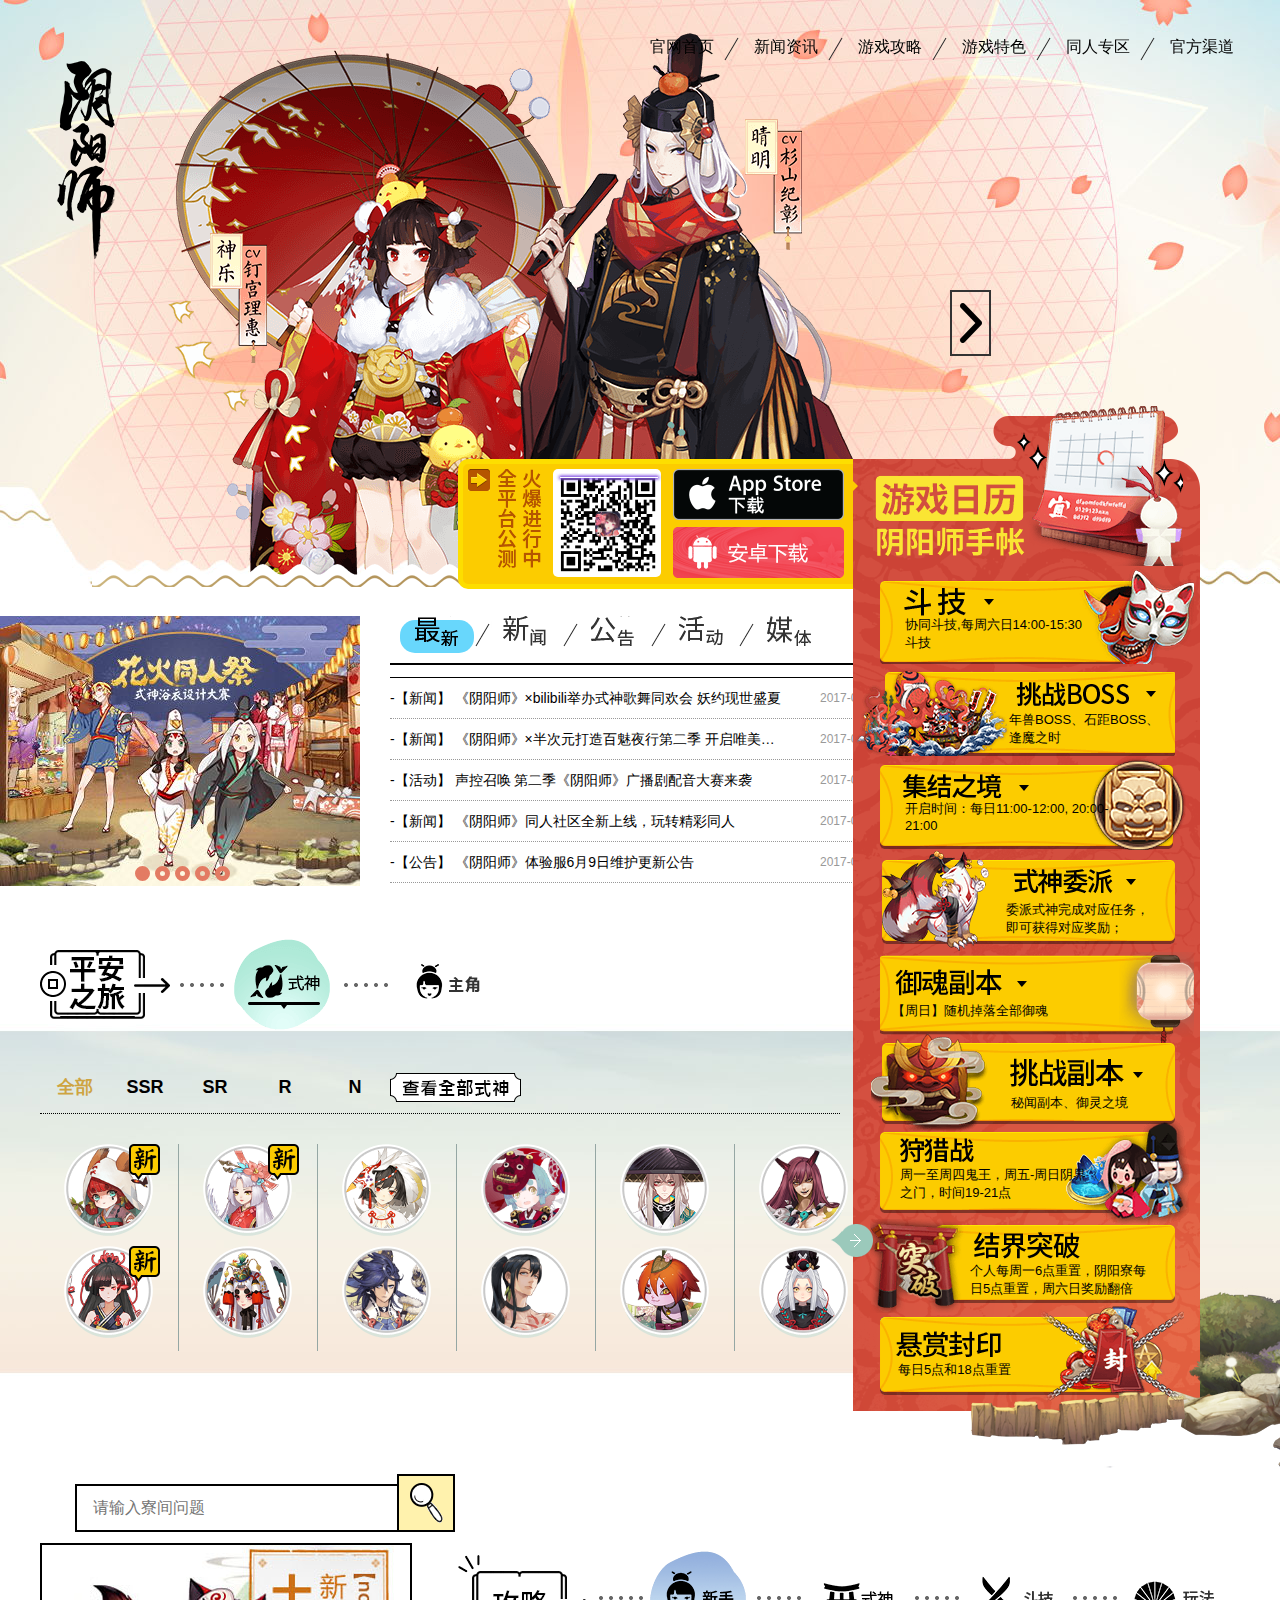
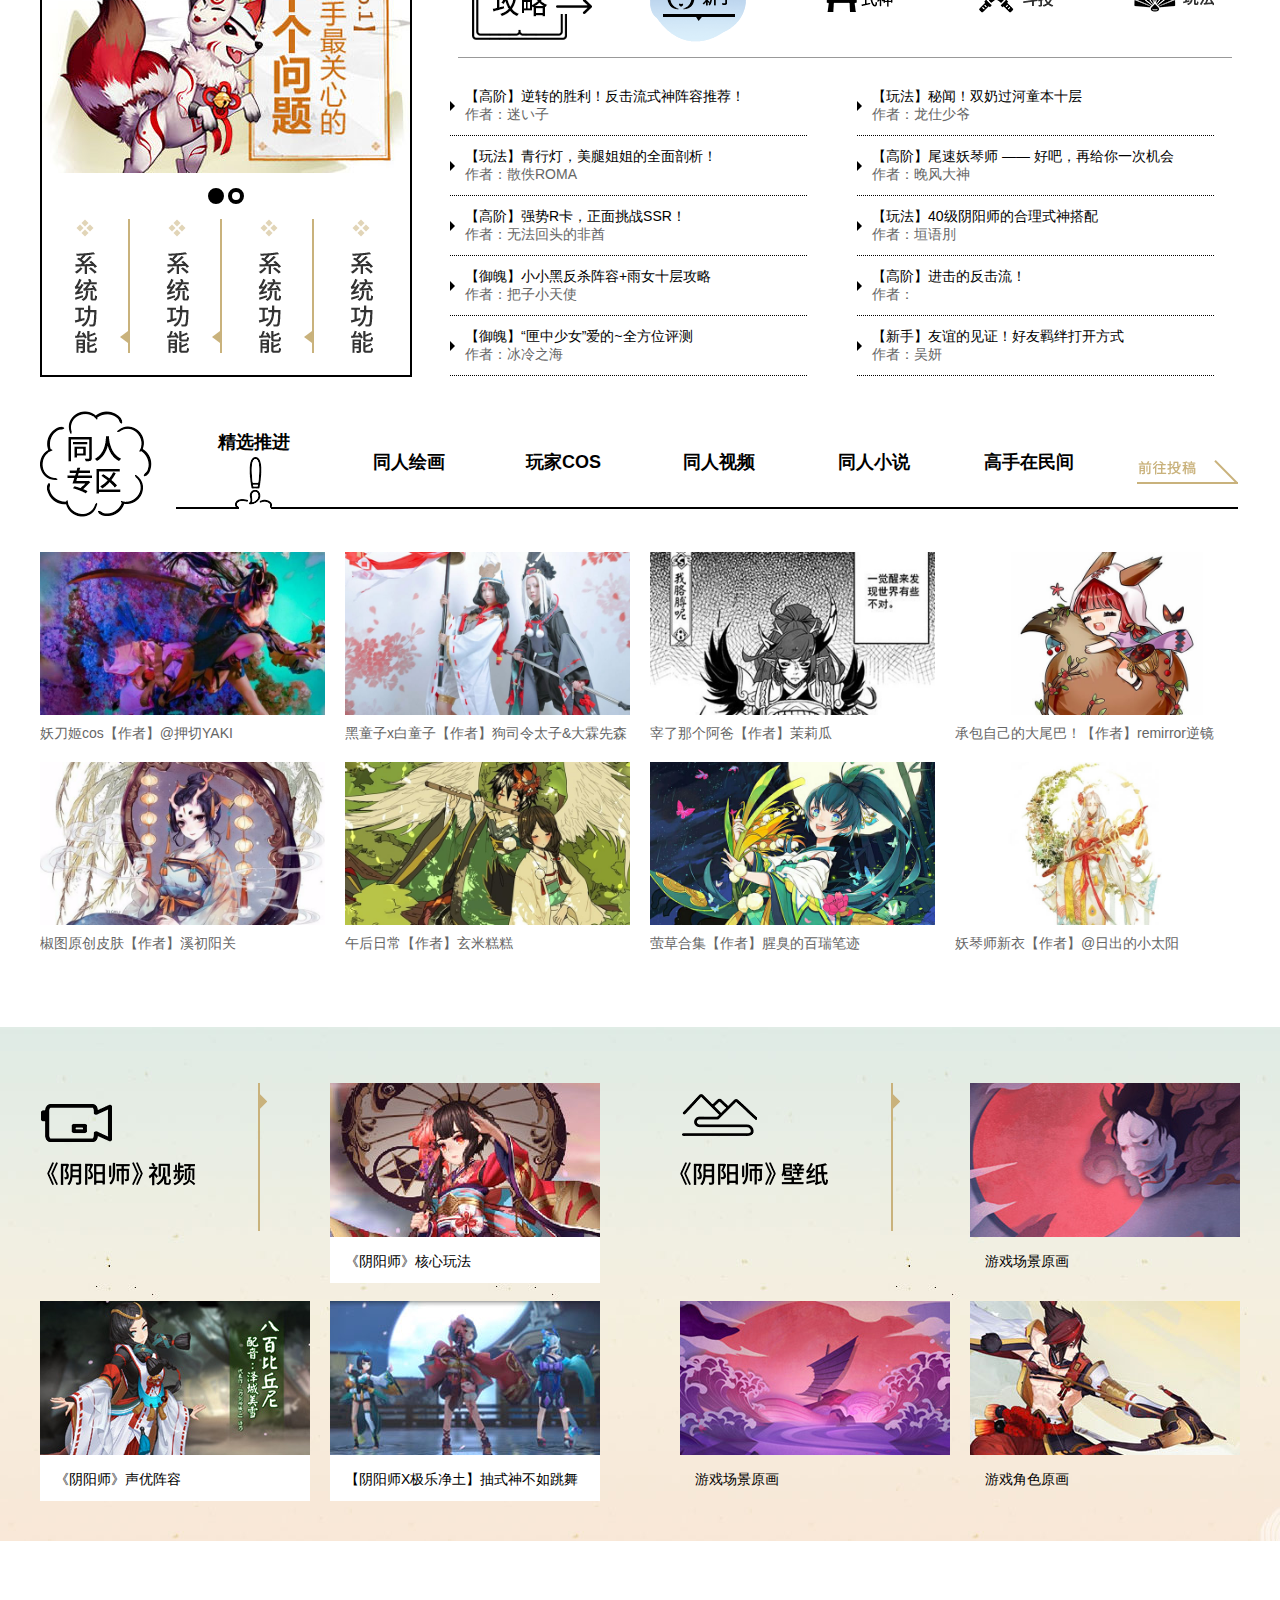
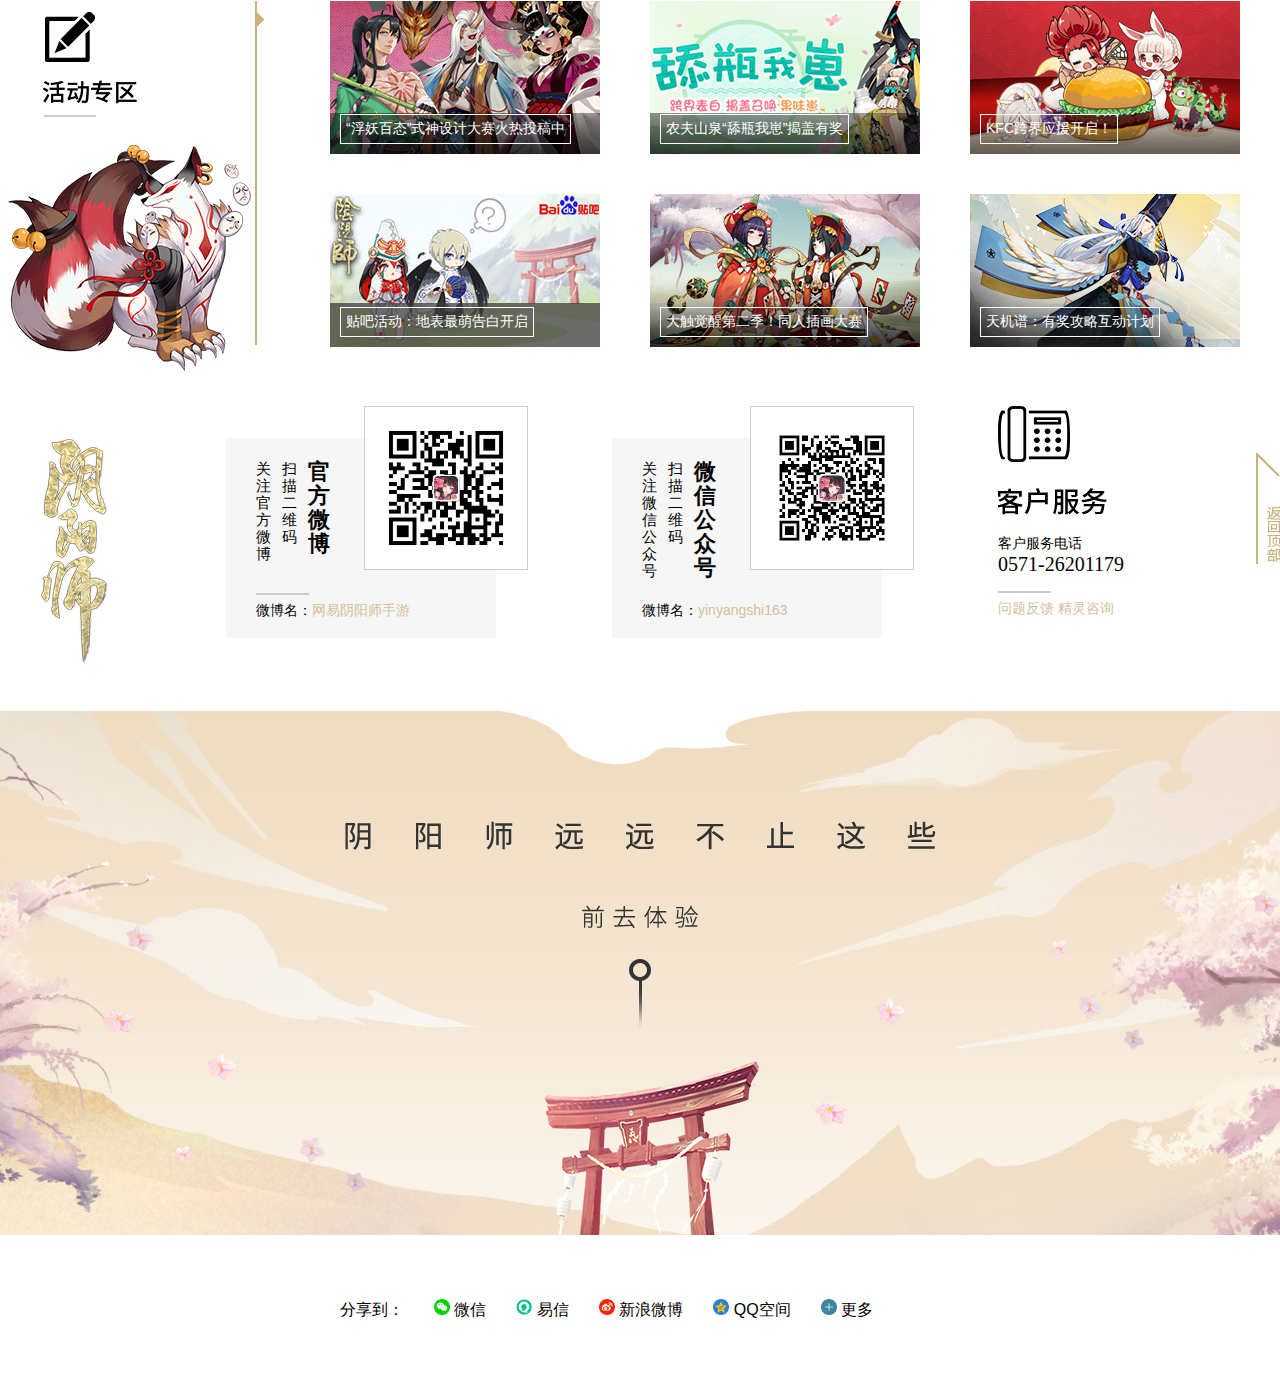
<file: index.html>
<!DOCTYPE html>
<html>
	<head>
		<meta charset="utf-8">
		<meta http-equiv="X-UA-Compatible" content="IE=edge,chrome=1">
		<title>index</title>
		<meta name="description" content="">
		<meta name="keywords" content="">
		<link rel="stylesheet" href="css/reset.css">
		<link rel="stylesheet" href="css/index.css">
		<script src="js/jquery-3.2.1.min.js"></script>
	</head>
	<body>
	    <!-- header part -->
	    <div id="header">
	    	<div class="log fl">
	    		<div class="qrcode fl">
	    			<p class="txt">扫码下载</p>
	    			<img src="img/index/qrcode.png">
	    		</div>
	    		<div class="yys fl">
	    			<p class="img fl"></p>
	    			<div class="wrap fl">
		    			<p class="title">阴阳师</p>
		    			<p class="des">网易和风匠心巨制</p>
	    			</div>
	    		</div>
	    	</div>
	    	<ul class="nav fr">
	    		<li class="fl">官网首页</li>
	    		<li class="fl line"></li>
	    		<li class="fl">新闻资讯</li>
	    		<li class="fl line"></li>
	    		<li class="fl">游戏攻略</li>
	    		<li class="fl line"></li>
	    		<li class="fl">游戏特色</li>
	    		<li class="fl line"></li>
	    		<li class="fl">同人专区</li>
	    		<li class="fl line"></li>
	    		<li class="fl">
	    			官方渠道
	    			<div class="dropDownList">
	    				<ul class="box">
	    					<li class="forum fl">
	    						<div class="img"></div>
	    						<p class="txt">官方论坛</p>
	    					</li>
	    					<li class="postBar fl">
	    						<div class="img"></div>
	    						<p class="txt">百度贴吧</p>
	    					</li>
	    					<li class="weibo fl">
	    						<div class="img"></div>
	    						<p class="txt">官方微博</p>
	    					</li>
	    					<li class="weixin fl">
	    						<div class="img"></div>
	    						<p class="txt">官方微信</p>
	    					</li>
	    					<li class="qqGroup fl">
	    						<ul class="fl">
		    						<li>204422345（1群）</li>
		    						<li>586180977（6群）</li>
		    						<li>540687051（2群）</li>
		    						<li>477094979（7群）</li>
		    						<li>546653739（3群）</li>
	    						</ul>
	    						<ul class="fl">
	    							<li>239033695（8群）</li>
		    						<li>546027375（4群）</li>
		    						<li>478814406（9群）</li>
		    						<li>344590267（5群）</li>
		    						<li>478027123（10群)</li>
	    						</ul>
	    						<span>官方QQ群</span>
	    					</li>
	    				</ul>
	    			</div>
	    		</li>
	    	</ul>
	    </div>
	    <!-- slide part -->
	    <div id="slide">
	    	<div class="yys"></div>
	    	<div class="wave"></div>
	    	<div class="slideBox">
	    		<div class="slide1">
	    			<p class="left"></p>
	    			<p class="right"></p>
	    		</div>
	    		<div class="slide2">
	    			<p class="left"></p>
	    			<p class="right"></p>
	    		</div>
	    		<div class="btn"></div>
	    		<a href="https://yys.163.com/kfjh/" class="gif"></a>
	    	</div>
	    </div>
	    <!-- gameInfo part -->
	    <div id="gameInfo">
	    	<div class="gameCalendar">
	    		<div class="download stretch">
	    			<p class="scan"></p>
	    			<div class="wrap">
		    			<span class="close"></span>
	                    <p class="bg1"></p>
	                    <div class="qrcode">
	                        <img class="line" src="img/index/line.png" width="106" height="9" alt="">
	                    </div>
	                    <div class="downLink">
	                        <a href="javascript:void(0)" class="ios"></a>
	                        <a href="javascript:void(0)" class="android"></a>
	                    </div>
                    </div>
	    		</div>
	    		<p class="title"></p>
	    		<div class="main">
                    <ul>
                        <li class="mainLi l9 left">
                        	<div class="show">每日5点和18点重置</div>
                        </li>
                        <li class="mainLi l8 right">
                        	<div class="show">个人每周一6点重置，阴阳寮每日5点重置，周六日奖励翻倍</div>
                        </li>
                        <li class="mainLi l7 left">
                        	<div class="show">周一至周四鬼王，周五-周日阴界之门，时间19-21点</div>
                        </li>
                        <li class="mainLi l6 right">	
                        	<div class="show">秘闻副本、御灵之境</div>
                        </li>
                        <li class="mainLi l5 left">
                        	<div class="show">【周日】随机掉落全部御魂</div>
                        	<div class="hide">
                            	<p class="hide">【周一】雪幽魂、地藏像、鸣屋、网切</p>
                                <p class="hide">【周二】涅槃之火、三味、招财猫、狰</p>
                                <p class="hide">【周三】 魍魉之匣、被服、阴摩罗、魅妖</p>
                                <p class="hide">【周四】反枕、心眼、树妖、针女</p>
                                <p class="hide">【周五】日女巳时、镜姬、钟灵、破势</p>
                                <p class="hide">【周六】随机掉落全部御魂</p>
                                <p class="hide">【周日】随机掉落全部御魂</p>
                            </div>
                        </li>
                        <li class="mainLi l4 right">
                        	<div class="show">委派式神完成对应任务， 即可获得对应奖励； </div>
                            <div class="hide">
                                <p class="hide">任务在未接受一段时间后，会自动刷新； 可接受的任务随阴阳师等级提升， 30级以上开放3个，50级以上开放4个。</p>
                            </div>
                        </li>
                        <li class="mainLi l3 left">
                        	<div class="show">开启时间：每日11:00-12:00, 20:00-21:00</div>
                            <div class="hide">
                                <p class="hide">全部正式服≥15级的玩家（除抢先体验服） 均可参与集结之境跨服斗技修习模式。</p>
                            </div>
                        </li>
                        <li class="mainLi l2 right">
                        	<div class="show">年兽BOSS、石距BOSS、 逢魔之时</div>
                            <div class="hide">
                            	<p class="hide">年兽BOSS：通关探索副本概率开启，CD12小时</p>
                                <p class="hide">石距BOSS：妖气封印发现，CD1小时 逢魔之时-稀有BOSS土蜘蛛</p>
                                <p class="hide">町中→逢魔之时，发现稀有BOSS土蜘蛛之后即可参与挑战，同时土蜘蛛还可邀请好友、寮友、附近玩家进行挑战。</p>
                                <p class="hide">每天只能挑战1只，在每日17:00-20:00可发现新事件，每天20:00之后将无法继续发现新事件，已经触发的事件仍可以继续参与。<span class="hide">21:00活动结束。</span></p>
                            </div>
                        </li>
                        <li class="mainLi l1 left">
                            <div class="show">协同斗技,每周六日14:00-15:30斗技</div>
                            <div class="hide">
                                <p class="hide">周一至周五  11:00-13:00,20:00-22:00</p>
                                <p class="hide">周一至周五  11:00-13:00,20:00-22:00</p>
                            </div>
                        </li>
                    </ul>
                </div>
	    	</div>
	    	<div class="carousel">
		    	<ul class="picBox">
		    		<li class="pic fl"><a href="javascript:void(0)"><img src="img/index/carousel/c1.jpg" alt=""></a></li>
		    		<li class="pic fl"><a href="javascript:void(0)"><img src="img/index/carousel/c2.jpg" alt=""></a></li>
		    		<li class="pic fl"><a href="javascript:void(0)"><img src="img/index/carousel/c3.jpg" alt=""></a></li>
		    		<li class="pic fl"><a href="javascript:void(0)"><img src="img/index/carousel/c4.jpg" alt=""></a></li>
		    		<li class="pic fl"><a href="javascript:void(0)"><img src="img/index/carousel/c5.jpg" alt=""></a></li>
		    	</ul>
		    	<ol class="btnBox">
		    		<li class="btn fl on"></li>
		    		<li class="btn fl"></li>
		    		<li class="btn fl"></li>
		    		<li class="btn fl"></li>
		    		<li class="btn fl"></li>
		    	</ol>
	    	</div>
	    	<div class="tab">
	    		<div class="tabBox">
	    			<a class="tabs latest on" href="javascript:void(0)">
	    				<span></span>
	    				<em></em>
	    				<i></i>
	    			</a>
	    			<a class="tabs news" href="javascript:void(0)">
	    				<span></span>
	    				<em></em>
	    				<i></i>
	    			</a>
	    			<a class="tabs announce" href="javascript:void(0)">
	    				<span></span>
	    				<em></em>
	    				<i></i>
	    			</a>
	    			<a class="tabs activity" href="javascript:void(0)">
	    				<span></span>
	    				<em></em>
	    				<i></i>
	    			</a>
	    			<a class="tabs media" href="javascript:void(0)">
	    				<span></span>
	    				<em></em>
	    			</a>
	    		</div>
	    		<ul class="content">
	    			<li class="list fl">
	    				<ol class="listBox">
	    					<!--<li>
		    					<a class="fl" href="javascript:void(0)">
		    						-【新闻】 京都盛景共赴  《阴阳师》“夏日花火会”全新资料片启幕
		    					</a>
		    					<span class="fr">2017-07-28</span>
	    					</li>-->
	    				</ol>
	    			</li>
	    			<li class="list fl">
	    				<ol class="listBox"></ol>
	    			</li>
	    			<li class="list fl">
	    				<ol class="listBox"></ol>
	    			</li>
	    			<li class="list fl">
	    				<ol class="listBox"></ol>
	    			</li>
	    			<li class="list fl">
	    				<ol class="listBox"></ol>
	    			</li>
	    		</ul>
	    	</div>
	    	<div class="shishen">
	    		<div class="tabs">
	    			<div class="title fl"></div>
	    			<span class="ellipsis fl"></span>
	    			<a class="shishen fl on" href="javascript:void(0)">
	    				<i></i>
	    				<span></span>
	    			</a>
	    			<span class="ellipsis fl"></span>
	    			<a class="roles fl" href="javascript:void(0)">
	    				<i></i>
	    				<span></span>
	    			</a>
	    		</div>
	    		<div class="content">
	    			<div class="shishenBox box on">
	    				<div class="topbar">
	    					<div class="shishen_tabs fl">
	    						<div class="btn fl on">全部</div>
	    						<div class="btn fl">SSR</div>
	    						<div class="btn fl">SR</div>
	    						<div class="btn fl">R</div>
	    						<div class="btn fl">N</div>
	    					</div>
	    					<a class="viewAll fl" href="javascript:void(0)"></a>
	    				</div>
	    				<div class="picShowWrap">
	    					<div class="picContainer All on">
	    						<div class="prev"></div>
	    						<div class="next"></div>
	    						<div class="rUl">
	    							<!-- <ul class="double fl">
		    							<li class="pic">
		    								<a href="javascript:void(0)">
		    									<span class="mask"></span>
		    									<span class="textContainer">
		    										<em>小丸子</em>
		    									</span>
		    									<img src="img/index/content/shishen/200.png">
												<i class="new"></i>
		    								</a>
		    							</li>
		    							<li class="pic">
		    								<a href="javascript:void(0)">
		    									<span class="mask"></span>
		    									<span class="textContainer">
		    										<em>小丸子大码</em>
		    									</span>
		    									<img src="https://yys.res.netease.com/pc/gw/20160929201016/data/shishen/290.png">
												<i class="new"></i>
		    								</a>
		    							</li>
		    						</ul> -->
	    						</div>
	    						
	    					</div>
	    					<div class="picContainer SSR">
	    						<div class="prev"></div>
	    						<div class="next"></div>
	    						<div class="rUl"></div>
	    					</div>
	    					<div class="picContainer SR">
	    						<div class="prev"></div>
	    						<div class="next"></div>
	    						<div class="rUl"></div>
	    					</div>
	    					<div class="picContainer R">
	    						<div class="prev"></div>
	    						<div class="next"></div>
	    						<div class="rUl"></div>
	    					</div>
	    					<div class="picContainer N">
	    						<div class="prev"></div>
	    						<div class="next"></div>
	    						<div class="rUl"></div>
	    					</div>
	    				</div>
	    			</div>
	    			<div class="rolesBox box">
	    				<ul class="roleBtn fl">
	    					<li class="hero on">
	    						<a href="javascrip:void(0)">晴明</a>
	    						<div class="triangle"></div>
	    					</li>
	    					<li class="hero">
	    						<a href="javascrip:void(0)">神乐</a>
	    						<div class="triangle"></div>
	    					</li>
	    					<li class="hero">
	    						<a href="javascrip:void(0)">源博雅</a>
	    						<div class="triangle"></div>
	    					</li>
	    					<li class="hero">
	    						<a href="javascrip:void(0)">八百比丘尼</a>
	    						<div class="triangle"></div>
	    					</li>
	    				</ul>
	    				<ol class="roleWrap fl">
	    					<li class="rolePic on">
	    						<img src="img/index/content/zhujue_qingming.png" class="fl QM">
	    						<div class="description fr">
	    							<div class="num one"></div>
	    							<h3>晴明</h3>
	    							<ul>
	    								<li>京都城中极具盛名的天才阴阳师</li>
	    								<li>却不知为何失去了自己的记忆</li>
	    								<li>等待着他的是寻回记忆的喜悦</li>
	    								<li>还是不堪回首的残忍真相</li>
	    							</ul>
	    							<a href="javascript:void(0)"></a>
	    						</div>
	    					</li>
	    					<li class="rolePic">
	    						<img src="img/index/content/zhujue_shenle.png" class="fl SL">
	    						<div class="description fr">
	    							<div class="num two"></div>
	    							<h3>神乐</h3>
	    							<ul>
	    								<li>善良而沉默的神秘少女</li>
	    								<li>失忆后便跟随在晴明身边</li>
	    								<li>拥有敏锐的直觉和强大的通灵能力</li>
	    								<li>以及不为人知的过去</li>
	    							</ul>
	    							<a href="javascript:void(0)"></a>
	    						</div>
	    					</li>
	    					<li class="rolePic">
	    						<img src="img/index/content/zhujue_yby.png" class="fl YBY">
	    						<div class="description fr">
	    							<div class="num three"></div>
	    							<h3>源博雅</h3>
	    							<ul>
	    								<li>擅长弓术与结界之术</li>
	    								<li>却不知为何失去了自己的记忆</li>
	    								<li>性情孤傲爽直</li>
	    								<li>但似乎一直在寻找某个重要的人</li>
	    							</ul>
	    							<a href="javascript:void(0)"></a>
	    						</div>
	    					</li>
	    					<li class="rolePic">
	    						<img src="img/index/content/zhujue_bqn.png" class="fl BQN">
	    						<div class="description fr">
	    							<div class="num four"></div>
	    							<h3>八百比丘尼</h3>
	    							<ul>
	    								<li>因误食人鱼肉而不老不死</li>
	    								<li>能力超凡的流浪占卜师</li>
	    								<li>一直在凤凰林中等待着</li>
	    								<li>占卜之梦预言的命运之人</li>
	    							</ul>
	    							<a href="javascript:void(0)"></a>
	    						</div>
	    					</li>
	    				</ol>
	    			</div>
	    		</div>
	    	</div>
	    	<div class="search">
	    		<input placeholder="请输入寮间问题" type="text">
				<div class="searchBtn"></div>
	    	</div>
	    </div>
	    <!-- strategy part -->
	    <div id="strategy">
	    	<div class="left fl">
	    		<div class="imgBox">
	    			<a class="fl b1" href="#"></a>
	    			<a class="fl b2" href="#"></a>
	    		</div>
	    		<div class="btnBox">
	    			<span class="on"></span>
	    			<span></span>
	    		</div>
	    		<div class="nav">
	    			<a href="#">
	    				<span class="system"></span>
	    				<i class="line"></i>
	    			</a>
	    			<a href="#">
	    				<span class="system"></span>
	    				<i class="line"></i>
	    			</a>
	    			<a href="#">
	    				<span class="system"></span>
	    				<i class="line"></i>
	    			</a>
	    			<a href="#">
	    				<span class="system"></span>
	    			</a>
	    		</div>
	    	</div>
	    	<div class="right fr">
	    		<div class="topbar">
	    			<a class="tabs title fl" href="javascript:void(0)"></a>
	    			<i class="fl"></i>
	    			<a class="tabs greenHand fl on" href="javascript:void(0)">
	    				<span></span>
	    				<em></em>
	    			</a>
	    			<i class="fl"></i>
	    			<a class="tabs shishen fl" href="javascript:void(0)">
	    				<span></span>
	    				<em></em>
	    			</a>
	    			<i class="fl"></i>
	    			<a class="tabs fight fl" href="javascript:void(0)">
	    				<span></span>
	    				<em></em>
	    			</a>
	    			<i class="fl"></i>
	    			<a class="tabs skill fl" href="javascript:void(0)">
	    				<span></span>
	    				<em></em>
	    			</a>
	    		</div>
	    		<div class="content">
	    			<div class="container">
	    				<ul class="all fl">
		    				<!-- <li class="fl">
		    					<a href="javascript:void(0)">
		    						<p>【式神】 SSR辉夜姬：卖鬼火的小女孩向你招手！</p>
		    						<em>作者：Yeno1996</em>
		    					</a>
		    				</li> -->
		    			</ul>
		    			<ul class="greenHand fl">
		    			</ul>
		    			<ul class="shishen fl">
		    			</ul>
		    			<ul class="fight fl">
		    			</ul>
		    			<ul class="skill fl">
		    			</ul>
	    			</div>
	    			
	    		</div>
	    	</div>
	    </div>
	    <!-- division part -->
	    <div id="division">
	    	<div class="topbar">
	    		<a class="title fl" href="javascrip:void(0)"></a>
	    		<div class="show">
		    		<ul class="wrap fl">
		    			<li class="fl recomend on">
		    				<a href="javascrip:void(0)">
		    					<span>精选推进</span>
		    					<em></em>
		    				</a>
		    			</li>
		    			<li class="fl draw">
		    				<a href="javascrip:void(0)">
		    					<span>同人绘画</span>
		    					<em></em>
		    				</a>
		    			</li>
		    			<li class="fl cosplay">
		    				<a href="javascrip:void(0)">
		    					<span>玩家COS</span>
		    					<em></em>
		    				</a>
		    			</li>
		    			<li class="fl video">
		    				<a href="javascrip:void(0)">
		    					<span>同人视频</span>
		    					<em></em>
		    				</a>
		    			</li>
		    			<li class="fl fiction">
		    				<a href="javascrip:void(0)">
		    					<span>同人小说</span>
		    					<em></em>
		    				</a>
		    			</li>
		    			<li class="fl master">
		    				<a href="javascrip:void(0)">
		    					<span>高手在民间</span>
		    					<em></em>
		    				</a>
		    			</li>
		    		</ul>
	    		</div>
	    		<a class="contribute"></a>
	    	</div>
	    	<div class="content">
	    		<div class="picBox">
	    			<ul class="recomend fl">
	    				<!-- <li class="fl">
	    					<a href="javascript:void(0)">
	    						<img src="img/index/division/recommend/1.jpg">
	    						<span><i></i></span>
	    					</a>
	    					<p>浴衣茨 ​【作者】大白_今wode shiwu天画茨木小天使了吗</p>
	    				</li> -->
	    			</ul>
	    			<ul class="draw fl"></ul>
	    			<ul class="cosplay fl"></ul>
	    			<ul class="video fl"></ul>
	    			<ul class="fiction fl"></ul>
	    			<ul class="master fl"></ul>
	    		</div>
	    	</div>
	    </div>
	    <!-- video part -->
	    <div id="video">
                <div class="vMain">
                    <div class="leftVideo box">
                        <ul>
                            <li class="first">
                                <i></i>
                            </li>
                            <li>
                                <div class="pic">
                                    <img src="img/index/video/1.jpg" alt="">
                                </div>
                                <p class="dec">《阴阳师》核心玩法</p>
                            </li>
                            <li>
                                <div class="pic">
                                    <img src="img/index/video/2.jpg" alt="">
                                </div>
                                <p class="dec">《阴阳师》声优阵容</p>
                            </li>
                            <li>
                                <div class="pic">
                                    <img src="img/index/video/3.jpg" alt="">
                                </div>
                                <p class="dec">【阴阳师X极乐净土】抽式神不如跳舞</p>
                            </li>
                        </ul>
                    </div>
                    <div class="rightWallpaper box">
                        <ul>
                            <li class="first">
                                <i></i>
                            </li>
                            <li>
                                <div class="pic">
                                    <img src="img/index/video/4.jpg" alt="">
                                </div>
                                <p class="dec">游戏场景原画</p>
                            </li>
                            <li>
                                <div class="pic">
                                    <img src="img/index/video/5.jpg" alt="">
                                </div>
                                <p class="dec">游戏场景原画</p>
                            </li>
                            <li>
                                <div class="pic">
                                    <img src="img/index/video/6.jpg" alt="">
                                </div>
                                <p class="dec">游戏角色原画</p>
                            </li>
                        </ul>
                    </div>
                </div>
            </div>
	    <!-- activity part -->
	    <div id="activity">
                <div class="left">
                    <img src="img/index/activity/activity_title.png" alt="">
                </div>
                <div class="right">
                    <ul>
                        <li>
                            <img src="img/index/activity/1.png" alt="">
                            <p class="dec">“浮妖百态”式神设计大赛火热投稿中</p>
                        </li>
                        <li>
                            <img src="img/index/activity/2.jpg" alt="">
                            <p class="dec">农夫山泉“舔瓶我崽”揭盖有奖</p>
                        </li>
                        <li>
                            <img src="img/index/activity/3.jpg" alt="">
                            <p class="dec">KFC跨界应援开启！</p>
                        </li>
                        <li>
                            <img src="img/index/activity/4.jpg" alt="">
                            <p class="dec">贴吧活动：地表最萌告白开启</p>
                        </li>
                        <li>
                            <img src="img/index/activity/5.jpg" alt="">
                            <p class="dec">大触觉醒第二季！同人插画大赛</p>
                        </li>
                        <li>
                            <img src="img/index/activity/6.jpg" alt="">
                            <p class="dec">天机谱：有奖攻略互动计划</p>
                        </li>
                    </ul>
                </div>
            </div>
	    <!-- footer part -->
	   <div id="contact">
            <ul>
                <li class="l1">
                    <a href="javascript:void(0)"><img src="img/index/logo_new.png" alt=""></a>
                </li>
                <li class="l2 qrd">
                    <p class="p1">关注官方微博</p>
                    <p class="p2">扫描二维码</p>
                    <p class="p3">官方微博</p>
                    <p class="p4"><span></span>微博名：<a href="javascript:void(0)">网易阴阳师手游</a></p>
                    <div class="img"><img src="img/index/wb.png" alt=""></div>
                </li>
                <li class="l3 qrd">
                    <p class="p1">关注微信公众号</p>
                    <p class="p2">扫描二维码</p>
                    <p class="p3">微信公众号</p>
                    <p class="p4">微博名：<a>yinyangshi163</a></p>
                    <div class="img"><img src="img/index/wx.jpg" alt=""></div>
                </li>
                <li class="l4">
                    <i></i>
                    <p class="p1">客户服务电话</p>
                    <p class="p2">0571-26201179</p>
                    <p class="p4"><span></span><a href="javascript:void(0)">问题反馈</a> <a href="javascript:void(0)">精灵咨询</a> </p>
                </li>
            </ul>
            <div class="goTop"></div>
        </div>
        <!-- footer part -->
         <div id="footer">
            <p class="p1"></p>
            <div class="hover">
                <p class="p2"></p>
                <p class="p3"></p>
                <p class="p4"></p>
                <div class="qrd">
                    <div class="pic"><img src="img/home/qrcode.png" alt=""></div>
                    <div class="txt"></div>
                </div>
            </div>
        </div>
        <!-- share part -->
        <div id="share" class="clearfix">
	    	<h3 class="fl">分享到：</h3>
	    	<ul class="fl clearfix">
	    		<li class="fl">
		    		<a href="javascript:void(0)">
		    			<img src="img/home/gameChar/微信.png" alt="" title="">
		    			<span>微信</span>
		    		</a>
	    		</li>
	    		<li class="fl">
		    		<a href="javascript:void(0)">
		    			<img src="img/home/gameChar/易信.png" alt="" title="">
		    			<span>易信</span>
		    		</a>
	    		</li>
	    		<li class="fl">
		    		<a href="javascript:void(0)">
		    			<img src="img/home/gameChar/微博.png" alt="" title="">
		    			<span>新浪微博</span>
		    		</a>
	    		</li>
	    		<li class="fl">
		    		<a href="javascript:void(0)">
		    			<img src="img/home/gameChar/QQ空间.png" alt="" title="">
		    			<span>QQ空间</span>
		    		</a>
	    		</li>
	    		<li class="fl">
		    		<a href="javascript:void(0)">
		    			<img src="img/home/gameChar/加号.png" alt="" title="">
		    			<span>更多</span>
		    		</a>
	    		</li>
	    	</ul>
	    </div>
	    <script src="js/newData.js"></script>
	    <script src="js/shishenData.js"></script>
	    <script src="js/strategyData.js"></script>
	    <script src="js/divisionData.js"></script>
	    <!-- basic data must be put in the front of index.js -->
	    <script src="js/index.js"></script>
	</body>
</html>
</file>
<file: css/index.css>
body{
	width: 100%;
	min-width: 1280px;
	max-width: 1400px;
	margin: 0 auto;
}
/*header part*/
#header{
	position: fixed;
	top: 0;
	left: 0;
	width: 100%;
	min-width: 1280px;
	height: 70px;
	padding: 12px 10px 18px 10px;
	z-index: 999;
	transition: .5s;
}
#header.active{
	background: rgba(255,255,255,0.9);
}
#header .log{
	width: 400px;
	height: 100%;
	opacity: 0;
	transition: 1s;
}
#header .log.hide{
	opacity: 1;
}
#header .log p.txt{
	display: inline-block;
	width: 10px;
}
#header .log img{
	width: 72px;
	height: 72px;
	margin-left: 15px;
}
#header .log .yys{
	width: 260px;
	height: 72px;
	border-left: 1px solid #333;
	margin-left: 15px;
	padding-left: 15px;
}
#header .log .yys .img{
	width: 72px;
	height: 72px;
	background-image: url("../img/index/index.png");
	background-position: 158px 1399px;
}
#header .log .yys .wrap{
	margin-left: 15px;
}
#header .log .yys .wrap .title{
	font-size: 30px;
	font-weight: bold;
}
#header .log .yys .wrap .des{
	font-size: 16px;
}
#header .nav{
	width: 650px;
	height: 100%;
	line-height: 70px;
}
#header .nav li{
	margin-left: 10px;
	font-size: 16px;
}
#header .nav li:nth-child(odd){
	cursor: pointer;
	position: relative;
}
#header .nav li:nth-child(odd):hover{
	color: red;
}
#header .nav li:nth-last-child(1):hover .dropDownList{
	display: block;
}
#header .nav li.line{
	width: 20px;
	height: 30px;
	background: url("../img/index/index.png") no-repeat -1542px -1435px;
	margin-top: 20px;
}
#header .nav li .dropDownList{
	display: none;
	position: absolute;
	left: -1280px;
	top: 88px;
	width: 1400px;
	height: 200px;
	background: lightblue;
}
#header .nav li .dropDownList:before{
	position: absolute;
	content: "";
	top: -20px;
	left: 1280px;
	width: 0;
	height: 0;
	border-left: 10px solid transparent;
	border-right: 10px solid transparent;
	border-bottom: 20px solid lightblue;
}
#header .nav li .dropDownList .box{
	position: absolute;
	left: 50%;
	margin-left: -640px;
	width: 1280px;
	height: 160px;
	padding: 20px;
}
#header .nav li .dropDownList .box>li{
	width: 223px;
	height: 150px;
	border-right: 1px solid #999;
	color: #000;
}
#header .nav li .dropDownList .box li .txt{
	text-align: center;
}
#header .nav li .dropDownList .box .forum .img{
	width: 80px;
	height: 70px;
	background: url("../img/index/index.png") no-repeat -330px -587px;
	margin: 20px 0 0 75px;
	transition: 1s;
}
#header .nav li .dropDownList .box .forum:hover .img{
	margin: 0px 0 0 75px;
}
#header .nav li .dropDownList .box .postBar .img{
	width: 81px;
	height: 68px;
	background: url("../img/index/index.png") no-repeat -541px -587px;
	margin: 20px 0 0 75px;
	transition: 1s;
}
#header .nav li .dropDownList .box .postBar:hover .img{
	margin: 0px 0 0 75px;
}
#header .nav li .dropDownList .box .weibo .img{
	width: 88px;
	height: 88px;
	background-image: url("../img/index/wb.png");
	background-size: 88px 88px;
	margin: 0 0 0 65px;
}
#header .nav li .dropDownList .box .weixin .img{
	width: 88px;
	height: 88px;
	background-image: url("../img/index/wx.jpg");
	background-size: 88px 88px;
	margin: 0 0 0 65px;
}
#header .nav li .dropDownList .box li.qqGroup{
	width: 280px;
	border-right: none;
	text-align: center;
}
#header .nav li .dropDownList .box .qqGroup ul{
	width: 140px;
	height: 100px;
	margin-bottom: 10px;
}
#header .nav li .dropDownList .box .qqGroup ul li{
	line-height: 25px;
	height: 25px;
	font-size: 12px;
}
/*slide part*/
#slide{
	position: relative;
	width: 100%;
	height: 586px;
	background: url("../img/index/header/main_banner.jpg") no-repeat top center;
}
#slide .yys{
	position: absolute;
	top: 60px;
	left: 56px;
	width: 70px;
	height: 199px;
	background: url("../img/index/header/logo.png");
	transition: 1s;
}
#slide .yys.scale{
    transform: scale(0);
}
#slide .wave{
	position: absolute;
	left: 92px;
    top: 564px;
	width: 805px;
	height: 23px;
	background: url("../img/index/header/role_botbg.png");
	z-index: 3;
}
#slide .slideBox{
	position: relative;

}
#slide .slideBox .slide1,.slide2{
	position: absolute;
	width: 900px;
	height: 580px;
}
#slide .slideBox .slide1{
	
}
#slide .slideBox .slide2{
	opacity: 0;
}
#slide .slideBox .slide1 .left{
	position: absolute;
	left: 316px;
    top: 45px;
	width: 470px;
	height: 537px;
	background-image: url("../img/index/header/role1.png");
}
#slide .slideBox .slide1 .right{
	position: absolute;
	left: 316px;
    top: 33px;
	width: 470px;
	height: 537px;
	background-image: url("../img/index/header/role2.png");
}
#slide .slideBox .slide2 .left{
	position: absolute;
    left: 245px;
    top: -7px;
	width: 491px;
	height: 583px;
	background-image: url("../img/index/header/role3.png");
	z-index: 1;
}
#slide .slideBox .slide2 .right{
	position: absolute;
	left: 245px;
    top: 73px;
	width: 503px;
	height: 501px;
	background-image: url("../img/index/header/role4.png");

}
#slide .slideBox .btn{
	position: absolute;
    left: 950px;
    top: 290px;
	width: 41px;
	height: 66px;
	background: url("../img/index/index.png") 158px -439px;
	cursor: pointer;
}
#slide .slideBox .gif{
	position: absolute;
	top: 395px;
	left: -100px;
	width: 102px;
	height: 119px;
	background-image: url("../img/index/header/bunny.gif");
	background-size: 102px 119px;
	animation: jump 20s infinite linear;
	z-index: 2;
}
@keyframes jump{
	0{top: 395px;left: -100px;}
	20%{top: 395px;left: 0px;}
	21%{top: 450px;left: 50px;}
	100%{top: 450px;left: 900px;}
}
/*gameInfo part*/
#gameInfo{
	position: relative;
	width: 100%;
	height: 957px;
}
#gameInfo .gameCalendar{
	position: absolute;
	right: 0px;
	top: -170px;
	width: 427px;
	height: 1107px;
	background: url("../img/index/side_bg.png");
	z-index: 4;
}
#gameInfo .gameCalendar .title{
	position: absolute;
	left: 20px;
	top: -10px;
	width: 310px;
	height: 160px;
	background: url("../img/index/index.png") no-repeat -584px -857px;
}
#gameInfo .gameCalendar .main{
    position: relative;
    margin-top: 145px;
    height: 890px;
}
#gameInfo .gameCalendar .main li.mainLi{
    overflow: hidden;
    position: absolute;
    width: 321px;
    height: 98px;
    margin-top: 5px;
    background-image: url("../img/index/index.png");
    cursor: pointer;
    transition: height .5s,left .5s,right .5s;
}
#gameInfo .gameCalendar .main li.left{
    left: 27px;
}
#gameInfo .gameCalendar .main li.right{
    right: 105px;
}
#gameInfo .gameCalendar .main li.l1{
    width: 314px;
    background-position: -661px -1040px;
    top: 0;
    transition: height .5s,left .5s;
}
#gameInfo .gameCalendar .main li.l1:hover{
    height: 205px;
}
#gameInfo .gameCalendar .main li.l1.pos{
	background-position: -759px -5px;
}
#gameInfo .gameCalendar .main li.l1 .show{
    position: absolute;
    top: 50px;
    left: 25px;
    width: 187px;
    height: 40px;
    font-size: 13px;
}
#gameInfo .gameCalendar .main li.l1 div.hide{
	position: absolute;
    top: 115px;
    left: 25px;
    width: 227px;
    height: 60px;
    font-size: 13px;
}
#gameInfo .gameCalendar .main li.l1 div.hide .hide{
	margin-top: 15px;
}
#gameInfo .gameCalendar .main li.l2{
    height: 88px;
    background-position: -615px -1297px;
    top: 102px;
}
#gameInfo .gameCalendar .main li.l2:hover{
    height: 363px;
    z-index: 2;
}
#gameInfo .gameCalendar .main li.l2.pos{
	background-position: -308px 0px;
}
#gameInfo .gameCalendar .main li.l2 .show{
    position: absolute;
    top: 43px;
    left: 155px;
    width: 157px;
    height: 40px;
    font-size: 13px;
}
#gameInfo .gameCalendar .main li.l2 div.hide{
	position: absolute;
    top: 85px;
    left: 55px;
    width: 227px;
    height: 60px;
    font-size: 13px;
}
#gameInfo .gameCalendar .main li.l2 div.hide .hide{
	margin-top: 15px;
}
#gameInfo .gameCalendar .main li.l2 div.hide .hide span{
	color: red;
}
#gameInfo .gameCalendar .main li.l3{
    width: 306px;
    height: 93px;
    background-position: -308px -1297px;
    top: 191px;
}
#gameInfo .gameCalendar .main li.l3:hover{
    height: 187px;
    z-index: 2;
}
#gameInfo .gameCalendar .main li.l3.pos{
	background-position: -621px -666px;
}
#gameInfo .gameCalendar .main li.l3 .show{
    position: absolute;
    top: 43px;
    left: 25px;
    width: 207px;
    height: 40px;
    font-size: 13px;
}
#gameInfo .gameCalendar .main li.l3 div.hide{
	position: absolute;
    top: 105px;
    left: 25px;
    width: 227px;
    height: 60px;
    font-size: 13px;
}
#gameInfo .gameCalendar .main li.l4{
    width: 294px;
    height: 100px;
    background-position: -301px -1193px;
    top: 285px;
}
#gameInfo .gameCalendar .main li.l4:hover{
    height: 187px;
    z-index: 2;
}
#gameInfo .gameCalendar .main li.l4.pos{
	background-position: -327px -666px;
}
#gameInfo .gameCalendar .main li.l4 .show{
    position: absolute;
    top: 50px;
    left: 125px;
    width: 157px;
    height: 40px;
    font-size: 13px;
}
#gameInfo .gameCalendar .main li.l4 div.hide{
	position: absolute;
    top: 105px;
    left: 25px;
    width: 247px;
    height: 60px;
    font-size: 13px;
}
#gameInfo .gameCalendar .main li.l5{
    width: 314px;
    height: 131px;
    background-position: -330px -1050px;
    top: 386px;
    z-index:1;
}
#gameInfo .gameCalendar .main li.l5:hover{
    height: 302px;
    z-index: 2;
}
#gameInfo .gameCalendar .main li.l5.pos{
	background-position: 0px -374px;
	z-index: 2;
}
#gameInfo .gameCalendar .main li.l5 .show{
    position: absolute;
    top: 50px;
    left: 12px;
    width: 187px;
    height: 40px;
    font-size: 13px;
}
#gameInfo .gameCalendar .main li.l5 div.hide{
	position: absolute;
    top: 95px;
    left: 25px;
    width: 247px;
    height: 60px;
    font-size: 13px;
}
#gameInfo .gameCalendar .main li.l5 div.hide .hide{
	margin-top: 10px;
}
#gameInfo .gameCalendar .main li.l6{
    width: 304px;
    height: 97px;
    background-position: -4px 259px;
    top: 468px;
    z-index: 2;
}
#gameInfo .gameCalendar .main li.l6:hover{
    height: 364px;
}
#gameInfo .gameCalendar .main li.l6.pos{
	background-position: 0 0;
}
#gameInfo .gameCalendar .main li.l6 .show{
    position: absolute;
    top: 60px;
    left: 140px;
    width: 157px;
    height: 40px;
    font-size: 13px;
}
#gameInfo .gameCalendar .main li.l7{
    width: 309px;
    height: 103px;
    background-position: 478px 669px;
    top: 555px;
}
#gameInfo .gameCalendar .main li.l7.pos{
	background-position: 478px 669px;
	z-index: 2;
}
#gameInfo .gameCalendar .main li.l7 .show{
    position: absolute;
    top: 45px;
    left: 20px;
    width: 187px;
    height: 40px;
    font-size: 13px;
}
#gameInfo .gameCalendar .main li.l8{
    width: 305px;
    height: 94px;
    background-position: 645px 360px;
    top: 653px;
}
#gameInfo .gameCalendar .main li.l8.pos{
	background-position: 645px 360px;
}
#gameInfo .gameCalendar .main li.l8 .show{
    position: absolute;
    top: 43px;
    left: 100px;
    width: 187px;
    height: 40px;
    font-size: 13px;
}
#gameInfo .gameCalendar .main li.l9{
    width: 304px;
    height: 97px;
    background-position: -595px 363px;
    top: 740px;
}
#gameInfo .gameCalendar .main li.l9.pos{
	background-position: -595px 363px;
	z-index: 2;
}
#gameInfo .gameCalendar .main li.l9 .show{
    position: absolute;
    top: 55px;
    left: 18px;
    width: 187px;
    height: 40px;
    font-size: 13px;
}
#gameInfo .gameCalendar .main li.left:hover{
    left: 40px;
}
#gameInfo .gameCalendar .main li.right:hover{
    right: 87px;
}
#gameInfo .gameCalendar:after{
	content: "";
	position: absolute;
	width: 0;
	height: 0;
	left: 0px;
	top: 65px;
	border-left: 5px solid #fccc00;
	border-top: 5px solid transparent;
	border-bottom: 5px solid transparent;
}
/*download*/
#gameInfo .gameCalendar .download{
	position: absolute;
	overflow: hidden;
    padding: 5px;
    border-radius: 10px 0 0 10px;
    background-color: #fccc00;
    border: 5px solid #fdde00;
    border-right: none;;
    height: 110px;
    top: 43px;
    right: 427px;
    transition: width 1s;
}
#gameInfo .gameCalendar .shrinkage{
	width: 25px;
}
#gameInfo .gameCalendar .shrinkage .scan{
	width: 23px;
    height: 106px;
	background: url("../img/index/index.png") 231px -613px;
	cursor: pointer;
}
#gameInfo .gameCalendar .stretch{
	width: 380px;
}
#gameInfo .gameCalendar .shrinkage .wrap{
	display: none;
}
#gameInfo .gameCalendar .stretch .wrap{
	display: block;
	height: 110px;
}
#gameInfo .gameCalendar .stretch .close{
	display: block;
    float: left;
    width: 22px;
    height: 22px;
    background:url("../img/index/index.png") 106px -621px;
    cursor: pointer;
}
#gameInfo .gameCalendar .stretch .bg1{
    position: absolute;
    left: 25px;
    width: 43px;
    height: 100%;
    background: url(../img/index/index.png) 207px -615px;
    margin-left: 10px;
}
#gameInfo .gameCalendar .stretch .qrcode{
    position: absolute;
    left: 80px;
    width: 100px;
    height: 100px;
    margin-left: 10px;
    padding: 4px;
    border-radius: 5px;
    background: #fff url("../img/index/qrcode.png") no-repeat 5px 5px /100px 100px;
}
#gameInfo .gameCalendar .stretch .qrcode .line{
    position: absolute;
    left: 3px;
    top: 4px;
    animation: lineMove 4s linear infinite;
}
#gameInfo .gameCalendar .stretch .downLink{
	position: absolute;
	left: 200px;
    width: 171px;
    margin-left: 10px;
}
#gameInfo .gameCalendar .stretch .downLink a{
    display: block;
    width: 100%;
    height: 51px;
    background-image: url("../img/index/index.png");
    border-radius: 3px;
}
#gameInfo .gameCalendar .stretch .downLink a.android{
    background-position: -651px 80px;
    margin-top: 7px;
}
#gameInfo .gameCalendar .stretch .downLink a.ios{
    background-position: -759px -608px;
}
#gameInfo .gameCalendar .stretch .downLink a.ios:hover{
    background-position: -480px 80px;
}
#gameInfo .gameCalendar .stretch .downLink a.android:hover{
    background-position: -907px -959px;
}
@keyframes lineMove {
    0 { top: 4px}
    50% { top: 100px}
    100% { top: 4px}
}
/*carousel*/
#gameInfo .carousel{
	position: relative;
	width: 360px;
	height: 300px;
	padding-top: 30px;
	overflow: hidden;
}
#gameInfo .carousel .picBox{
	position: absolute;
	width: 500%;
	height: 100%;
}
#gameInfo .carousel .btnBox{
	position: absolute;
	bottom: 30px;
	left: 50%;
	margin-left: -50px;
	width: 100px;
	height: 20px;
}
#gameInfo .carousel .btnBox .btn{
	width: 5px;
	height: 5px ;
	border: 5px solid  #e37b63;
	border-radius: 50%;
	margin-left: 5px;
}
#gameInfo .carousel .btnBox li.on{
	background: #e37b63;
}
#gameInfo .tab{
	position: absolute;
	left: 390px;
	top: 0;
	width: 500px;
	height: 270px;
	padding-top: 30px;
	overflow: hidden;
}
#gameInfo .tab .tabBox{
	width: 500px;
	height: 47px;
	border-bottom: 2px solid #000;
}
#gameInfo .tab .tabBox .tabs{
	position: relative;
	display: inline-block;
	width: 74px;
	height: 35px;
	margin-left: 10px;
}
#gameInfo .tab .tabBox .tabs span{
	position: absolute;
	display: inline-block;
	width: 44px;
	height: 30px;
	left: 15px;
	z-index: 2;
	background-image: url("../img/index/index.png");
}
#gameInfo .tab .tabBox .latest span{
	background-position: -1401px -1151px;
}
#gameInfo .tab .tabBox .news span{
	background-position: -1401px -1031px;
}
#gameInfo .tab .tabBox .announce span{
	background-position: -1401px -1091px;
}
#gameInfo .tab .tabBox .activity span{
	background-position: -1401px -1122px;
}
#gameInfo .tab .tabBox .media span{
	background-position: -1401px -1061px;
}

#gameInfo .tab .tabBox .tabs em{
	position: absolute;
	bottom: -10px;
	left: 0;
	display: inline-block;
	width: 74px;
	height: 33px;
	border-radius: 15px;
	background: #68d7fc;
	opacity: 0;
	transition: .3s;
}
#gameInfo .tab .tabBox .on em{
	opacity: 1;
	bottom: -2px;
}
#gameInfo .tab .tabBox .tabs i{
	position: absolute;
	left: 75px;
	top: 5px;
	display: inline-block;
	width: 17px;
	height: 28px;
	background-image: url("../img/index/index.png");
	background-position: -1542px -1438px;
}
#gameInfo .tab .content{
	position:absolute;
	width: 500%;
	height: 205px;
	border-top: 1px solid #000;
	margin-top: 12px;
}
#gameInfo .tab .content .list{
	width: 20%;
}
#gameInfo .tab .content .list .listBox li{
	width: 100%;
	height: 40px;
	line-height: 40px;
	font-size: 14px;
	border-bottom: 1px dotted #999;
}
#gameInfo .tab .content .list .listBox li a{
	display: block;
	width: 395px;
	color: #000;
	overflow: hidden;
	white-space: nowrap;
	text-overflow: ellipsis;
}
#gameInfo .tab .content .list .listBox li span{
	display: block;
	width: 70px;
	height: 40px;
	line-height: 40px;
	font-size: 12px;
	color: #999;
}
/*content shishen*/
#gameInfo>.shishen{
	width: 100%;
	height: 607px;
	background: url("../img/index/content/strategy_bg.jpg");
	background-position: top center;
	margin-top: 20px;
}
#gameInfo .shishen .tabs{
	width: 1200px;
	height: 96px;
	margin: 0 auto;
}
#gameInfo .shishen .tabs .title{
	width: 130px;
	height: 69px;
	background: url("../img/index/index.png");
	background-position: -411px -587px;
	margin-top: 13.5px;
}
#gameInfo .shishen .tabs .ellipsis{
	display: block;
	width: 44px;
	height: 4px;
	background: url("../img/index/index.png");
	background-position: -1422px -153px;
	margin: 47px 10px 0;
}
#gameInfo .shishen .tabs a.shishen{
	position: relative;
	width: 100px;
	height: 91px;
	margin-top: 2.5px;
}
#gameInfo .shishen .tabs a.shishen i{
	opacity: 0;
	position: absolute;
	left: 0;
	top: 10px;
	width: 96px;
	height: 91px;
	background: url("../img/index/index_new.png");
	background-position: -939px -1297px;
	transition: .5s;
}
#gameInfo .shishen .tabs a.shishen:hover i,#gameInfo .shishen .tabs a.shishen.on i{
	opacity: 1;
	top: 0;
}
#gameInfo .shishen .tabs a.shishen span{
	position: absolute;
    top: 26px;
    left: 16px;
	display: block;
	width: 70px;
	height: 33px;
	background: url("../img/index/index_new.png");
	background-position: -994px -608px;
}
#gameInfo .shishen .tabs a.roles{
	position: relative;
	width: 100px;
	height: 91px;
	margin-top: 2.5px;
}
#gameInfo .shishen .tabs a.roles i{
	opacity: 0;
	position: absolute;
	left: 0;
	top: 10px;
	width: 96px;
	height: 91px;
	background: url("../img/index/index_new.png");
	background-position: -939px -1297px;
	transition: .5s;
}
#gameInfo .shishen .tabs a.roles:hover i,#gameInfo .shishen .tabs a.roles.on i{
	opacity: 1;
	top: 0;
}
#gameInfo .shishen .tabs a.roles span{
	position: absolute;
    top: 24px;
    left: 18px;
	display: block;
	width: 64px;
	height: 36px;
	background: url("../img/index/index_new.png");
	background-position: -930px -608px;
}
#gameInfo .shishen .content{
	position: relative;
	width: 1200px;
	height: 304px;
	margin: 30px auto;
}
#gameInfo .shishen .content .shishenBox{
	position: absolute;
	display: none;
}
#gameInfo .shishen .content .shishenBox.on{
	display: block;
}
#gameInfo .shishen .content .shishenBox .topbar{
	width: 800px;
	height: 51px;
	border-bottom: 1px dotted #000;
}
#gameInfo .shishen .content .shishenBox .topbar .shishen_tabs{
	width: 350px;
	height: 51px;
}
#gameInfo .shishen .content .shishenBox .topbar .shishen_tabs .btn{
	width: 70px;
	line-height: 51px;
	height: 51px;
	text-align: center;
	font-size: 18px;
	font-weight: bold;
	cursor: pointer;
}
#gameInfo .shishen .content .shishenBox .topbar .shishen_tabs .btn:hover,#gameInfo .shishen .content .shishenBox .topbar .shishen_tabs .btn.on{
	color: #cea441;
}
#gameInfo .shishen .content .shishenBox .topbar .viewAll{
	display: block;
	width: 131px;
	height: 29px;
	background: url("../img/index/content/viewAll_btn.png");
	margin-top: 11px;
}
#gameInfo .shishen .content .shishenBox .picShowWrap{
	position: relative;
	width: 833px;
	height: 220px;
	margin-top: 30px;
}
#gameInfo .shishen .content .shishenBox .picShowWrap .picContainer{
	opacity: 0;
	position: absolute;
	left: 0px;
	width: 100%;
	height: 100%;
	overflow: hidden;
}
#gameInfo .shishen .content .shishenBox .picShowWrap .picContainer.on{
	opacity: 1;
}
#gameInfo .shishen .content .shishenBox .picShowWrap .picContainer .rUl{
	position: absolute;
	left: 0px;
	width: 8000px;
	height: 220px;
}
#gameInfo .shishen .content .shishenBox .picShowWrap .picContainer .prev,.next{
	position: absolute;
	top: 80px;
	width: 42px;
	height: 33px;
	z-index: 999;
	cursor: pointer;
}
#gameInfo .shishen .content .shishenBox .picShowWrap .picContainer .prev{
	left: 0px;
	background: url("../img/index/index_new.png");
	background-position: -625px -620px;
}
#gameInfo .shishen .content .shishenBox .picShowWrap .picContainer .prev:hover{
	background-position: -709px -587px;
}
#gameInfo .shishen .content .shishenBox .picShowWrap .picContainer .next{
	right: 0px;
	background: url("../img/index/index_new.png");
    background-position: -667px -587px;
}
#gameInfo .shishen .content .shishenBox .picShowWrap .picContainer .next:hover{
	background-position: -625px -587px;
}
#gameInfo .shishen .content .shishenBox .picShowWrap .picContainer .rUl .double{
	width: 114px;
	height: 207px;
	border-right: 1px solid #95a7a4;
	margin-left: 24px;
}
#gameInfo .shishen .content .shishenBox .picShowWrap .picContainer .rUl .double li{
	width: 89px;
	height: 92px;
	margin-bottom: 10px;
}
#gameInfo .shishen .content .shishenBox .picShowWrap .picContainer .rUl .double li a{
	position: relative;
	display: block;
	width: 89px;
	height: 92px;
	background-image: url("../img/index/index_new.png");
    background-position: -1308px -1193px;
}
#gameInfo .shishen .content .shishenBox .picShowWrap .picContainer .rUl .double li a .mask{
	position: absolute;
	top: 0px;
	left: 0px;
	display: block;
	width: 89px;
	height: 92px;
	border-radius: 50%;
	background: rgba(0,0,0,0);
	z-index: 2;
	transition: .3s;
}
#gameInfo .shishen .content .shishenBox .picShowWrap .picContainer .rUl .double li a:hover .mask{
	background: rgba(0,0,0,0.6);
}
#gameInfo .shishen .content .shishenBox .picShowWrap .picContainer .rUl .double li a:hover .textContainer{
	opacity: 1;
}
#gameInfo .shishen .content .shishenBox .picShowWrap .picContainer .rUl .double li a .textContainer{
	position: absolute;
	top: 0px;
	left: 0px;
	display: block;
	width: 89px;
	height: 92px;
	z-index: 3;
	opacity: 0;
	transition: .2s;
}
#gameInfo .shishen .content .shishenBox .picShowWrap .picContainer .rUl .double li a .textContainer em{
	position: absolute;
    top:50%;
    left: 50%;
    transform:translate(-50%, -50%);
	width: 19px;
	line-height: 16px;
	color: #fff;
	font-size: 14px;
}
#gameInfo .shishen .content .shishenBox .picShowWrap .picContainer .rUl .double li a img{
	position: absolute;
	top: 3px;
	left: 3px;
	width: 82px;
	height: 82px;
}
#gameInfo .shishen .content .shishenBox .picShowWrap .picContainer .rUl .double li a i{
	position: absolute;
	top: 0;
    right: -7px;
	width: 31px;
	height: 36px;
	background: url("../img/index/content/shishen/new_icon.png");
}
#gameInfo .shishen .content .rolesBox{
	position: absolute;
	display: none;
	width: 849px;
	height: 310px;
}
#gameInfo .shishen .content .rolesBox.on{
	display: block;
}
#gameInfo .shishen .content .rolesBox .roleBtn{
	width: 150px;
	height: 256px;
}
#gameInfo .shishen .content .rolesBox .roleBtn .hero{
	position: relative;
	width: 140px;
	height: 39px;
	border: 2px solid #fff;
	margin: 20px 0;
}
#gameInfo .shishen .content .rolesBox .roleBtn .hero.on,#gameInfo .shishen .content .rolesBox .roleBtn .hero:hover{
	border: 2px solid #000;
	background: #fff;
}
#gameInfo .shishen .content .rolesBox .roleBtn .on .triangle{
	position: absolute;
	display: block;
	top: 50%;
	margin-top: -5px;
	right: -10px;
	width: 0;
	height: 0;
	border-left: 5px solid #000;
	border-top: 5px solid transparent;
	border-bottom: 5px solid transparent;
}
#gameInfo .shishen .content .rolesBox .roleBtn .hero:hover .triangle{
	position: absolute;
	display: block;
	top: 50%;
	margin-top: -5px;
	right: -10px;
	width: 0;
	height: 0;
	border-left: 5px solid #000;
	border-top: 5px solid transparent;
	border-bottom: 5px solid transparent;
}
#gameInfo .shishen .content .rolesBox .roleBtn .hero a{
	display: block;
	width: 100%;
	height: 100%;
	line-height: 39px;
	text-align: center;
	color: #000;
	font-size: 18px;
}
#gameInfo .shishen .content .rolesBox .roleWrap{
	position: relative;
	width: 640px;
	height: 100%;
	margin-left: 15px;
}
#gameInfo .shishen .content .rolesBox .roleWrap .rolePic{
	position: absolute;
	left: 20px;
	width: 640px;
	height: 100%;
	display: none;
}
#gameInfo .shishen .content .rolesBox .roleWrap .rolePic.on{
	display: block;
}
#gameInfo .shishen .content .rolesBox .roleWrap img.QM{
	display: block;
	margin: -20px 0 0 70px;
	width: 302px;
	height: 338px;
}
#gameInfo .shishen .content .rolesBox .roleWrap img.SL{
	display: block;
	margin: -20px 0 0 30px;
	width: 343px;
	height: 340px;
}
#gameInfo .shishen .content .rolesBox .roleWrap img.YBY{
	display: block;
	margin: -20px 0 0 30px;
	width: 357px;
	height: 336px;
}
#gameInfo .shishen .content .rolesBox .roleWrap img.BQN{
	display: block;
	margin: -20px 0 0 18px;
	width: 380px;
	height: 346px;
}
#gameInfo .shishen .content .rolesBox .roleWrap .description{
	width: 227px;
	height: 273px;
	margin: 50px 0 0 15px;
}
#gameInfo .shishen .content .rolesBox .roleWrap .description .num{
	width: 38px;
	height: 23px;
	background: url("../img/index/index_new.png");
}
#gameInfo .shishen .content .rolesBox .roleWrap .description .num.one{
	background-position: -1307px -734px;
}
#gameInfo .shishen .content .rolesBox .roleWrap .description .num.two{
	background-position: -1345px -734px;
}
#gameInfo .shishen .content .rolesBox .roleWrap .description .num.three{
	background-position: -1353px -1149px;
}
#gameInfo .shishen .content .rolesBox .roleWrap .description .num.four{
	background-position: -1326px -1297px;
}
#gameInfo .shishen .content .rolesBox .roleWrap .description h3{
	display: block;
	width: 227px;
	height: 42px;
	border-bottom: 2px solid #000;
	font-size: 30px;
	font-weight: bold;
	margin-top: 10px;
}
#gameInfo .shishen .content .rolesBox .roleWrap .description ul{
	width: 227px;
    color: #333;
    font-size: 14px;
    line-height: 22px;
    padding-top: 5px;
    border-top: 1px solid #000;
    margin: 2px 0 19px 0;
}
#gameInfo .shishen .content .rolesBox .roleWrap .description a{
	display: block;
	width: 55px;
	height: 43px;
	background-image: url("../img/index/index_new.png");
	background-position: -1483px -1380px;
}
#gameInfo .shishen .content .rolesBox .roleWrap .description a:hover{
	opacity: .7;
}
/*search part*/
#gameInfo .search{
	position: absolute;
	left: 75px;
	bottom: 15px;
	width: 376px;
	height: 44px;
}
#gameInfo .search input{
	outline: none;
	border: 2px #000 solid;
	width: 100%;
	height: 100%;
	text-indent: 1em;
	font-size: 16px;
}
#gameInfo .search .searchBtn{
	position: absolute;
	top: -10px;
	right: -4px;
	width: 58px;
	height: 58px;
	background-image: url("../img/index/index_new.png");
	background-position: -1483px -1214px;
	cursor: pointer;
}
#gameInfo .search .searchBtn:hover{
	background-position: -1483px -1272px;
}
/*strategy part*/
#strategy{
	width: 1200px;
	height: 487px;
	margin: 0 auto;
}
#strategy .left{
	position: relative;
	width: 368px;
	height: 430px;
	border: 2px solid #000;
	overflow: hidden;
}
#strategy .left .imgBox{
	position: absolute;
	left: 0px;
	width: 200%;
	height: 228px;
}
#strategy .left .imgBox a{
	display: block;
	width: 368px;
	height: 100%;
}
#strategy .left .imgBox a.b1{
	background: url("../img/index/strategy/b1.jpg");
}
#strategy .left .imgBox a.b2{
	background: url("../img/index/strategy/b2.jpg");
}
#strategy .left .btnBox{
	position: absolute;
	top: 228px;
	width: 100%;
	height: 16px;
	text-align: center;
	margin: 15px 0;
}
#strategy .left .btnBox span{
	display: inline-block;
	width: 8px;
	height: 8px;
	border: 4px solid #000;
	border-radius: 50%;
}
#strategy .left .btnBox span.on{
	background: #000;
}
#strategy .left .nav{
	position: absolute;
	top: 274px;
	width: 368px;
}
#strategy .left .nav a{
	position: relative;
	display: inline-block;
	width: 24px;
	height: 134px;
	padding: 0 32px;
}
#strategy .left .nav a:hover span{
	top: -10px;
}
#strategy .left .nav a span{
	position: absolute;
	top: 0;
	display: inline-block;
	width: 24px;
	height: 134px;
	background: url("../img/index/index_new.png");
	transition: .3s;
}
#strategy .left .nav a span.system{
	background-position: -1368px -315px;
}
#strategy .left .nav a i{
	position: absolute;
	top: 0;
	right: 0;
	display: inline-block;
	height: 134px;
	border-right: 2px solid #C9B27C;
	margin-left: 30px;
}
#strategy .left .nav a i:after{
	content: "";
	position: absolute;
	right: 0;
	bottom: 10px;
	display: block;
	width: 0;
	height: 0;
	border: 6px solid transparent;
	border-right: 8px solid #C9B27C;
}
#strategy .right{
	width: 790px;
	height: 437px;
}
#strategy .right .topbar{
	width: 774px;
	height: 109px;
	margin: 0 auto;
	padding-bottom: 5px;
	border-bottom: 1px solid #999;
}
#strategy .right .topbar .tabs{
	position: relative;
	display: block;
	width: 100px;
	height: 91px;
    margin-top: 8px
}
#strategy .right .topbar .tabs em{
	position: absolute;
	opacity: 0;
	top: 10px;
	left: 0;
	display: block;
	width: 96px;
	height: 91px;
	background: url("../img/index/index_v3.png");
    background-position: -1592px -196px;
    transition: .5s;
}
#strategy .right .topbar .tabs:hover em,#strategy .right .topbar .tabs.on em{
	opacity: 1;
	top: 0;
}
#strategy .right .topbar .tabs span{
	position: absolute;
	display: block;
	background: url("../img/index/index_v3.png");
	z-index: 2;
}
#strategy .right .topbar .title{
	width: 134px;
	height: 85px;
	background: url("../img/index/index_v3.png");
    background-position: -1479px -292px;
    margin-top: 12px;
}
#strategy .right .topbar .greenHand span{
	left: 16px;
	top: 20px;
	width: 68px;
	height: 39px;
	background-position: -1640px -986px;
}
#strategy .right .topbar .shishen span{
	left: 14.5px;
	top: 30px;
	width: 71px;
	height: 31px;
	background-position: -1326px -993px;
}
#strategy .right .topbar .fight span{
    left: 12.5px;
	top: 25px;
	width: 75px;
	height: 38px;
	background-position: -1251px -993px;
}
#strategy .right .topbar .skill span {
    left: 10px;
	top: 30px;
	width: 80px;
	height: 31px;
	background-position: -661px -1166px;
}
#strategy .right .topbar i{
	display: block;
    width: 44px;
    height: 4px;
    background: url("../img/index/index_v3.png");
    background-position: -1479px -377px;
    margin: 53px 7px 0 7px;
}
#strategy .right .content{
	position: relative;
	width: 850px;
	height: 300px;
	margin-top: 18px;
	overflow: hidden;
}
#strategy .right .content .container{
	position: absolute;
	width: 500%;
	height: 100%;
}
#strategy .right .content .container ul{
	width: 850px;
	height: 300px;
}
#strategy .right .content .container ul li{
	position: relative;
	width: 357px;
	height: 59px;
	border-bottom: 1px dotted #000;
	margin-right: 50px;
}
#strategy .right .content .container ul li:before{
	content: "";
	display: block;
	position: absolute;
	top: 50%;
	margin-top: -5px;
	left: 0px;
	width: 0;
	height: 0;
	border: 5px solid transparent;
	border-left: 5px solid #000;
}
#strategy .right .content .container ul li a{
	display: block;
	width: 100%;
	height: 100%;
	padding: 10px 0 0 15px;
}
#strategy .right .content .container ul li a p{
	width: 342px;
	height: 20px;
	line-height: 20px;
	color: #000;
	white-space: nowrap;
	overflow: hidden;
	text-overflow: ellipsis;
}
#strategy .right .content .container ul li em{
	color: #666;
}
/*division part*/
#division{
	width: 1220px;
	height: 537px;
	margin: 0 auto;
}
#division .topbar{
	position: relative;
	width: 1200px;
	height: 77px;
	margin: 0 auto 45px;
}
#division .topbar .title{
	display: block;
	width: 112px;
	height: 106px;
	background: url("../img/index/index_v3.png");
    background-position: -907px -872px;
    margin: -19px 24px 0 0;
}
#division .topbar .show{
	width: 1062px;
	height: 79px;
	overflow: hidden;
}
#division .topbar .wrap{
	width: 1062px;
	height: 77px;
	border-bottom: 2px solid #000;
	
}
#division .topbar .wrap li{
	width: 155px;
	height: 77px;
}
#division .topbar .wrap li a{
	position: relative;
	display: block;
	width: 100%;
	height: 100%;
}
#division .topbar .wrap li a:hover span,#division .topbar .wrap li.on a span{
	top: 0;
}
#division .topbar .wrap li a:hover em,#division .topbar .wrap li.on a em{
	bottom: -3px;
}
#division .topbar .wrap li a span{
	position: absolute;
	top: 20px;
	display: block;
	width: 100%;
	height: 18px;
	color: #000;
	text-align: center;
	font-weight: bold;
	font-size: 18px;
	transition: .5s;
}
#division .topbar .wrap li a em{
	position: absolute;
	bottom: -54px;
	display: block;
	width: 100%;
	height: 54px;
	background: url("../img/index/division/topbarBG.png");
	transition: .5s;
	z-index: 999;
}
#division .topbar .wrap li.recomend a em{
	background-position: -165px 0;
}
#division .topbar .wrap li.draw a em{
	background-position: -314px 0;
}
#division .topbar .wrap li.cosplay a em{
	background-position: -476px 0;
}
#division .topbar .wrap li.fiction a em{
	background-position: -625px 0;
}
#division .topbar .wrap li.master a em{
	background-position: -924px 0;
}
#division .topbar .contribute{
	position: absolute;
	top: 30px;
	right: 2px;
	display: block;
	width: 101px;
	height: 24px;
	background: url("../img/index/index_v3.png");
    background-position: -406px -1410px;
    transition: .5s;
    cursor: pointer;
}
#division .topbar .contribute:hover{
	right: -25px;
}
#division .content{
	position: relative;
	width: 1220px;
	height: 415px;
	overflow: hidden;
}
#division .content .picBox{
	position: absolute;
	width: 7320px;
	height: 100%;
}
#division .content .picBox ul{
	width: 1220px;
	height: 415px;
}
#division .content .picBox ul li{
	width: 285px;
	height: 200px;
	margin: 0 10px 10px;
}
#division .content .picBox ul li a{
	position: relative;
	display: block;
	width: 100%;
	height: 163px;
}
#division .content .picBox ul li a img{
	display: block;
	width: 285px;
	height: 163px;
}
#division .content .picBox ul li a span{
	position: absolute;
	top: 0;
	display: block;
	width: 100%;
	height: 100%;
	background: rgba(0,0,0,0.5);
	display: none;
}
#division .content .picBox ul li a span i{
	position: absolute;
	top: 0;
	right: 0;
	bottom: 0;
	left: 0;
	margin: auto;
	display: block;
	width: 79px;
	height: 93px;
	background: url("../img/index/index_v3.png");
    background-position: -1424px -196px;
}
#division .content .picBox ul li a:hover span{
	display: block;
}
#division .content .picBox ul li p{
	display: block;
	width: 100%;
	height: 42px;
	font-size: 14px;
	color: #666;
	margin: 10px 0;
	white-space: nowrap;
	overflow: hidden;
	text-overflow: ellipsis;
}
/*video part*/
#video{
    width: 100%;
    height: 514px;
    background: url("../img/index/video/video_bg.jpg") top center no-repeat;
    margin-top: 60px;
}
#video .vMain{
    position: relative;
    width: 1200px;
    height: 100%;
    margin: 0 auto;
}
#video .vMain .box{
    overflow: hidden;
    position: absolute;
    top: 56px;
    width: 560px;
    height: 430px;
}
#video .vMain .leftvideo{
    left: 0;
}
#video .vMain .rightWallpaper{
    right: 0;
}
#video .vMain .box ul{
    width : 110%;
    height: 100%;
}

#video .vMain .box ul li{
    float: left;
    position: relative;
    width: 270px;
    height: 200px;
    margin: 0 20px 18px 0;
    cursor: pointer;
    background: #fff;
}
#video .vMain .box.rightWallpaper ul li{
    background: transparent;
}
#video .vMain .box ul li.first{
    background: transparent;
}
#video .vMain .box ul li.first i{
    display: block;
    width: 227px;
    height: 150px;
    background: url(../img/index/index.png) -1079px -466px;
}
#video .vMain .rightWallpaper ul li.first i{
    background-position: -1107px -614px;
    width: 220px;
    height: 148px;
}
#video .vMain .box ul li .pic{
    overflow: hidden;
    position: relative;
    width: 100%;
    height: 154px;
    transition: .5s;
}
#video .vMain .box ul li .pic img{
    position: absolute;
    width: 100%;
    height: 100%;
    transform: scale(1);
    transform-origin: bottom center;
    transition: .5s;
}
#video .vMain .box ul li:hover .pic{
    height: 162px;
}
#video .vMain .box ul li:hover .pic img{
    transform: scale(1.06);
}
#video .vMain .box ul li .dec{
    position: absolute;
    bottom: 0;
    left: 0;
    text-indent: 15px;
    line-height: 44px;
    overflow: hidden;
    text-overflow: ellipsis;
    white-space: nowrap;
}
/*activity part*/
#activity{
    position: relative;
    width: 1200px;
    height: 375px;
    margin: 60px auto 0;
}
#activity .left{
    position: absolute;
    left: 0;
    top: 0;
    width: 225px;
    height: 100%;
}
#activity .left img{
    position: absolute;
    top: 0;
    right: 0;
}
#activity .right{
    overflow: hidden;
    position: absolute;
    right: 0;
    top: 0;
    width: 910px;
    height: 100%;
}
#activity .right ul{
    width: 110%;
    height: 100%;
}
#activity .right ul li{
    overflow: hidden;
    float: left;
    position: relative;
    width: 270px;
    height: 153px;
    margin-right: 50px;
    margin-bottom: 40px;
}
#activity .right ul li img{
    position: absolute;
    top: 0;
    left: 0;
    width: 100%;
    height: 100%;
    transform: scale(1);
    transition: .5s;
}
#activity .right ul li:hover img{
    transform: scale(1.06);
}
#activity .right ul li .dec{
    display: inline-block;
    position: absolute;
    bottom: 10px;
    left: 10px;
    color: #fff;
    padding: 5px;
    border: 1px solid #fff;
}
/*contact part*/
#contact{
    position: relative;
    width: 1200px;
    height: 235px;
    margin: 62px auto 0;
}
#contact ul li{
    float: left;
    position: relative;
    margin-right: 116px;
}
#contact ul li.l1{
    width: 70px;
    height: 199px;
}
#contact ul li.qrd{
    width: 270px;
    height: 178px;
    background: #f6f6f6;
    padding-top: 22px;
}
#contact ul li.qrd .p1,#contact ul li.qrd .p2,#contact ul li.qrd .p3{
    float: left;
}
#contact ul li.qrd .p1{
    margin-left: 30px;
}
#contact ul li.qrd .p3,#contact ul li.qrd .p2{
    margin-left: 10px;
}
#contact ul li.qrd .p1,#contact ul li.qrd .p2{
    width: 16px;
    font-size: 15px;
    line-height: 17px;
}
#contact ul li.qrd .p3{
    width: 22px;
    font-size: 22px;
    font-weight: bold;
    line-height: 24px;
}
#contact ul li.qrd .p4{
    position: absolute;
    bottom: 10px;
    left: 30px;
    line-height: 35px;
}
#contact ul li.qrd .p4 a{
    color: #d2c199;
}
#contact ul li.qrd .p4 span{
    position: absolute;
    top: 0;
    left: 0;
    width: 53px;
    height: 2px;
    background: #ccc;
}
#contact ul li.qrd div.img{
    position: absolute;
    top: -32px;
    right: -32px;
    width: 122px;
    height: 122px;
    background: #fff;
    border: 1px solid #ccc;
    padding: 20px;
}
#contact ul li.qrd div.img img{
    display: block;
    width: 100%;
    height: 100%;
}
#contact ul li.l4{
    width: 160px;
    height: 230px;
    margin-right: 0;
    margin-top: -32px;
}
#contact ul li.l4 i{
    display: block;
    width: 109px;
    height: 109px;
    background: url(../img/index/index.png) -570px -474px;
}
#contact ul li.l4 .p1{
    margin-top: 20px;
}
#contact ul li.l4 .p2{
    font-size: 20px;
    font-family: Georgia, "Microsoft Yahei", serif;
}
#contact ul li.l4 .p4{
    position: absolute;
    bottom: 10px;
    left: 0;
    line-height: 35px;
}
#contact ul li.l4 .p4 span{
    position: absolute;
    top: 0;
    left: 0;
    width: 53px;
    height: 2px;
    background: #ccc;
}
#contact ul li.l4 .p4 a{
    color: #d2c199;
}
#contact .goTop{
    position: absolute;
    right: -40px;
    top: 15px;
    width: 24px;
    height: 112px;
    background: url(../img/index/index.png) 203px -466px;
    cursor: pointer;
}
/*footer part*/
#footer{
    overflow: hidden;
    position: relative;
    width: 100%;
    height: 524px;
    background: url("../img/index/foot.jpg") top center no-repeat;
    margin-top: 38px;
}
#footer .p1{
    position: relative;
    top: 110px;
    width: 591px;
    height: 29px;
    background: url(../img/index/index.png) 897px 407px;
    margin: 0 auto;
}
#footer .p2{
    width: 116px;
    height: 23px;
    background: url(../img/index/index.png) -930px -632px;
    margin: 165px auto 0;
    opacity: 1;
    transition: .8s;
}
#footer .p3{
    position: relative;
    top: 0;
    width: 22px;
    height: 71px;
    background: url(../img/index/index.png) 158px -81px;
    margin: 31px auto 0;
    transition: .8s;
}
#footer .p4{
    position: relative;
    width: 237px;
    height: 212px;
    background: url(../img/index/index.png) -331px -363px;
    margin: 30px auto 0;
    top: 0;
    transition: .8s;
}
#footer .qrd{
    position: absolute;
    left: 50%;
    top: 240px;
    width: 200px;
    height: 160px;
    margin-left: -75px;
    opacity: 0;
    transition: .8s;
}
#footer .qrd .pic{
    float: left;
    width: 154px;
    height: 154px;
    margin-top: 3px;
    box-shadow: 0 0 25px #67baeb;
}
#footer .qrd .pic img{
    display: block;
    width: 100%;
    height: 100%;
}
#footer .qrd .txt{
    float: right;
    width: 16px;
    height: 160px;
    background: url(../img/index/index.png) 278px -311px;
}
#footer .hover{
    width: 300px;
    margin: 0 auto;
    cursor: pointer;
}
#footer .hover:hover .p2{
    opacity: 0;
}
#footer .hover:hover .p3{
    top: -80px;
}
#footer .hover:hover .qrd{
    opacity: 1;
    top: 220px;
}
#footer .hover:hover .p4{
    top: 40px;
}
/*share part*/
#share{
	width: 600px;
	height: 50px;
	line-height: 50px;
	font-size: 16px;
	color: #000;
	margin: 50px auto 0;
}
#share ul{
	width: 500px;
	height: 100%;
}
#share ul li{
	margin-left:30px;
}
#share ul li a span{
	color: #000;
}
#share ul li:hover span{
	color: #999;
}
#share ul li a img{
	display: inline-block;
	width: 16px;
	height: 16px;
}
</file>
